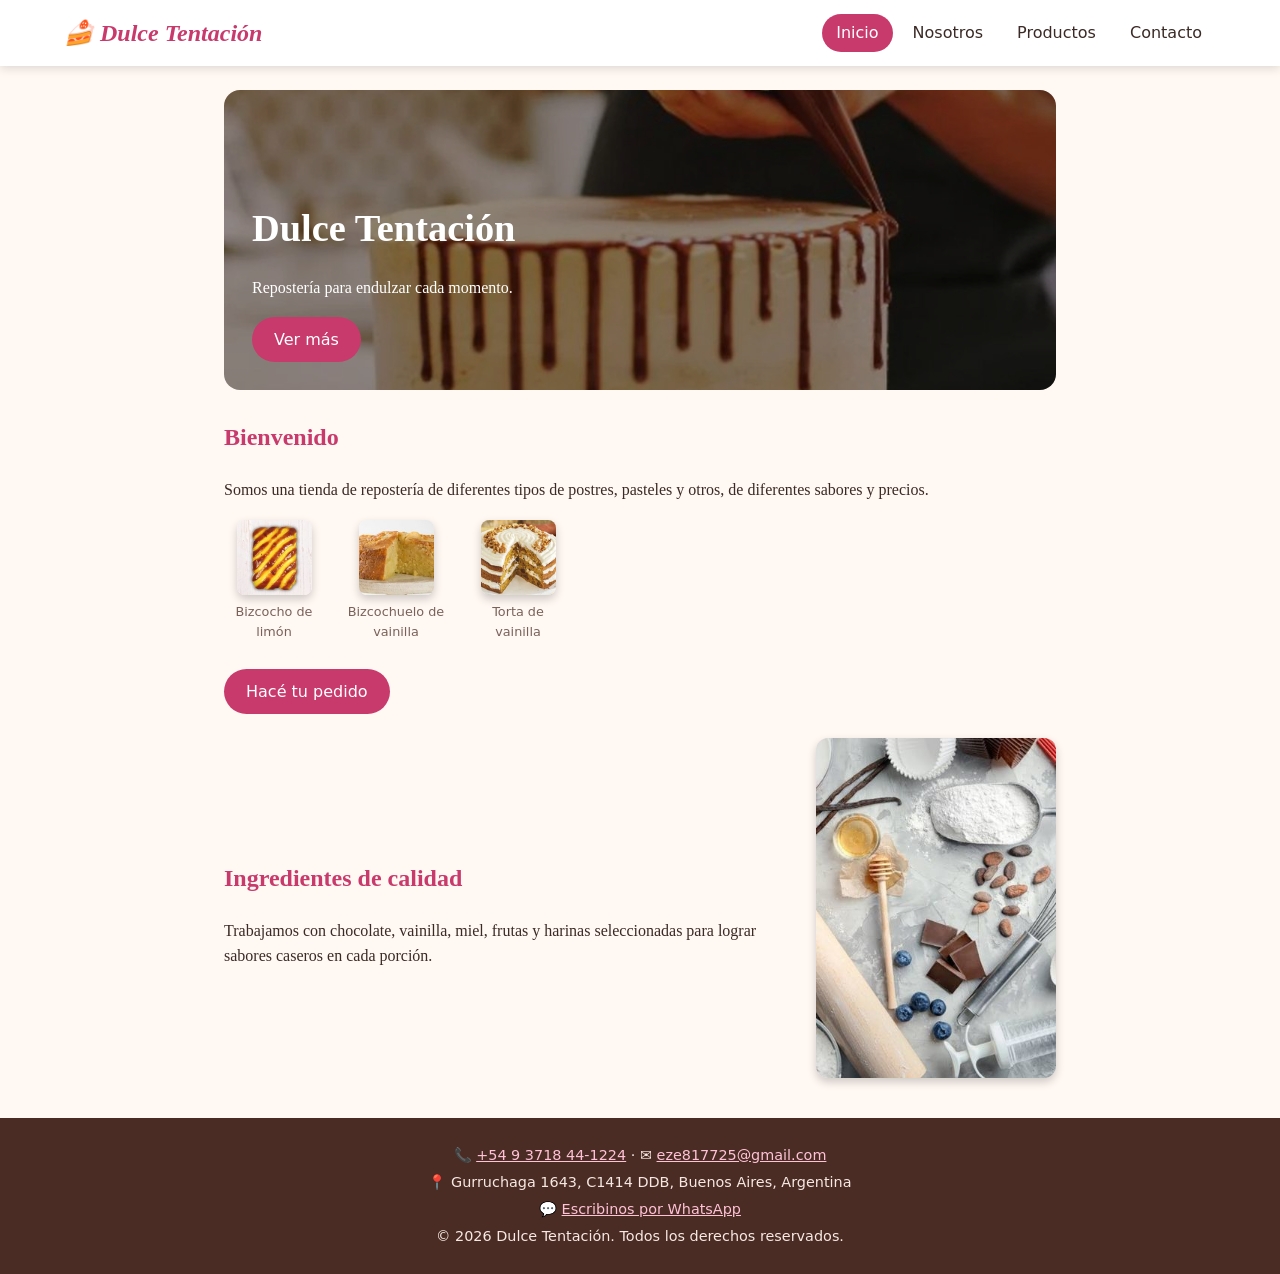
<file: index.html>
<!DOCTYPE html>
<html lang="es">
<head>
<meta charset="utf-8">
<meta name="viewport" content="width=device-width, initial-scale=1">
<title>Inicio | Dulce Tentación</title>
<meta name="description" content="Repostería artesanal: postres, tortas, pasteles y más, de diferentes sabores y precios.">
<link rel="stylesheet" href="css/styles.css">
</head>
<body>
<header class="cabecera">
<a class="logo" href="index.html">🍰 Dulce Tentación</a>
<nav aria-label="Menú principal"><a href="index.html" class="activo" aria-current="page">Inicio</a><a href="nosotros.html">Nosotros</a><a href="productos.html">Productos</a><a href="contacto.html">Contacto</a></nav>
</header>
<main>
<section class="hero">
<img src="img/hero.jpg" alt="Torta de dos pisos decorada con goteo de chocolate en una pastelería" width="900" height="600">
<div class="hero-texto">
<h1>Dulce Tentación</h1>
<p>Repostería para endulzar cada momento.</p>
<a class="btn" href="productos.html">Ver más</a>
</div>
</section>
<section>
<h2>Bienvenido</h2>
<p>Somos una tienda de repostería de diferentes tipos de postres, pasteles y otros, de diferentes sabores y precios.</p>
<div class="galeria">
<figure><img src="img/bizcocho-limon.jpg" alt="Bizcocho de limón artesanal de color dorado" width="75" height="75" loading="lazy"><figcaption>Bizcocho de limón</figcaption></figure>
<figure><img src="img/bizcochuelo-vainilla.jpg" alt="Bizcochuelo de vainilla cortado, esponjoso y húmedo" width="75" height="75" loading="lazy"><figcaption>Bizcochuelo de vainilla</figcaption></figure>
<figure><img src="img/torta-vainilla.jpg" alt="Torta de vainilla con crema y nueces por encima" width="75" height="75" loading="lazy"><figcaption>Torta de vainilla</figcaption></figure>
</div>
<p><a class="btn" href="contacto.html">Hacé tu pedido</a></p>
</section>
<section>
<div class="dos-col">
<div>
<h2>Ingredientes de calidad</h2>
<p>Trabajamos con chocolate, vainilla, miel, frutas y harinas seleccionadas para lograr sabores caseros en cada porción.</p>
</div>
<img class="deco" src="img/ingredientes-chocolate.jpg" alt="Ingredientes de repostería: chocolate, cacao, vainilla, miel, arándanos y harina" width="320" height="453" loading="lazy">
</div>
</section>
</main>
<footer class="pie">
<p>📞 <a href="tel:+5493718441224">+54 9 3718 44-1224</a> · ✉️ <a href="mailto:eze817725@gmail.com">eze817725@gmail.com</a></p>
<p>📍 Gurruchaga 1643, C1414 DDB, Buenos Aires, Argentina</p>
<p>💬 <a href="https://wa.me/5493718441224" target="_blank" rel="noopener">Escribinos por WhatsApp</a></p>
<p>© 2026 Dulce Tentación. Todos los derechos reservados.</p>
</footer>
</body>
</html>
</file>
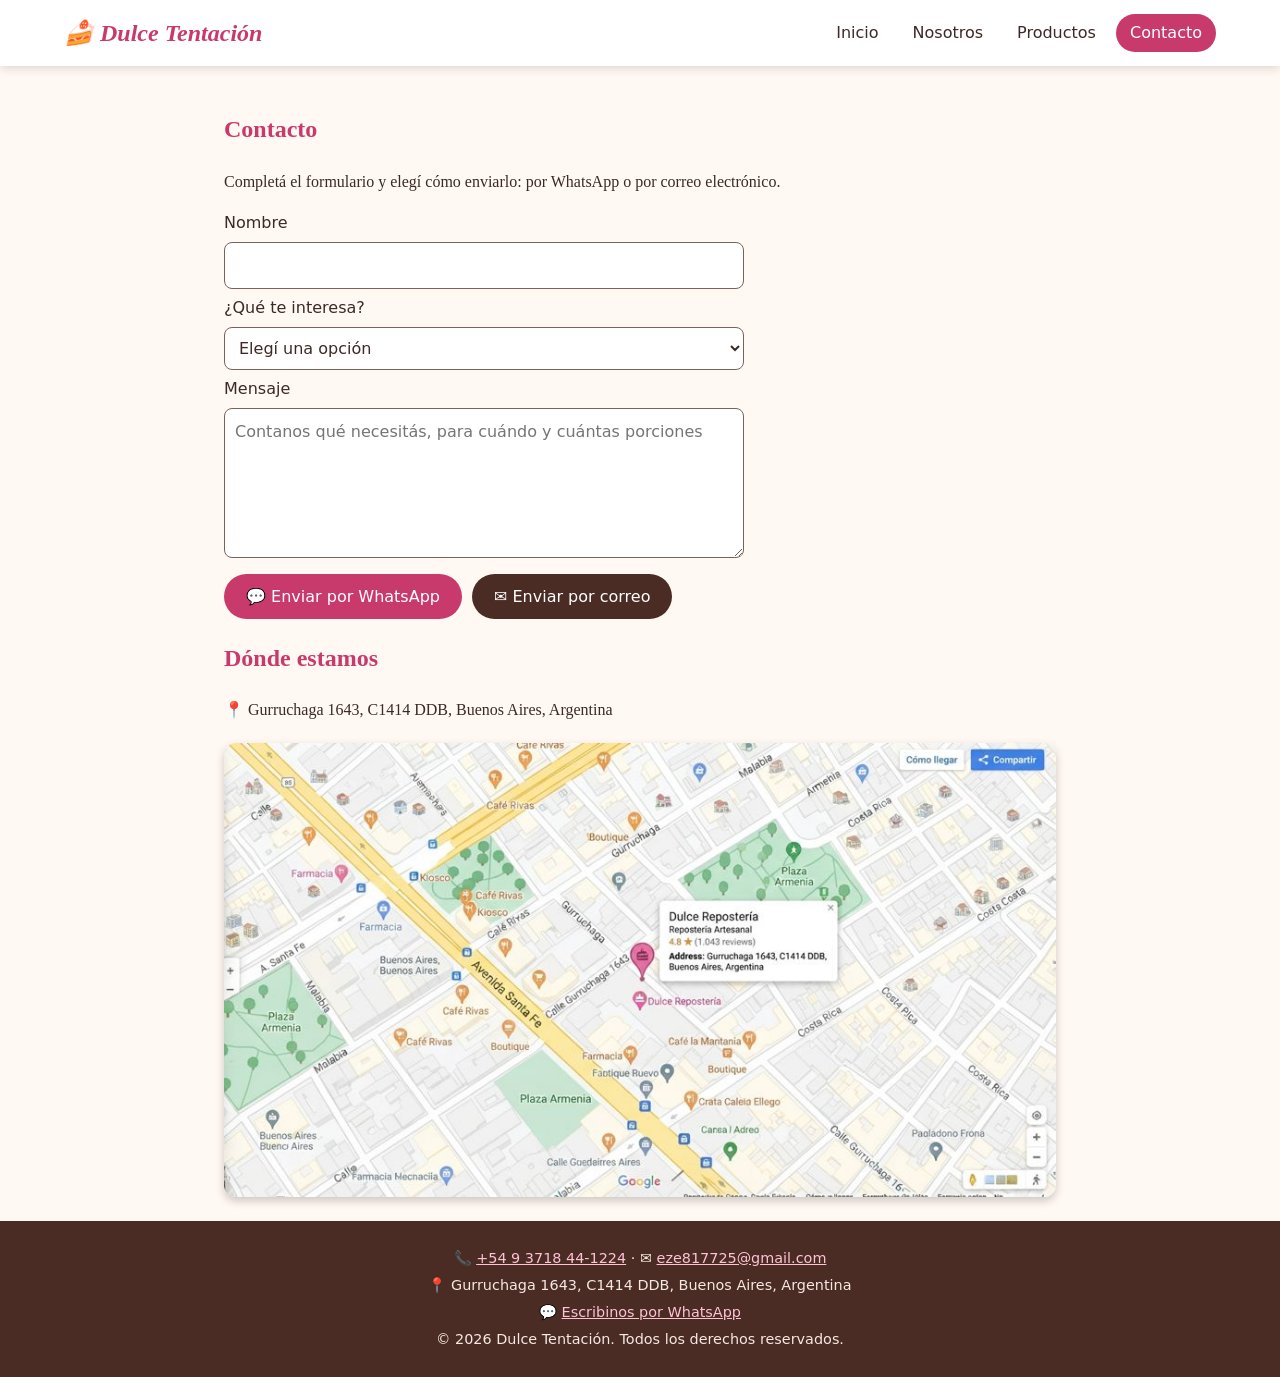
<file: contacto.html>
<!DOCTYPE html>
<html lang="es">
<head>
<meta charset="utf-8">
<meta name="viewport" content="width=device-width, initial-scale=1">
<title>Contacto | Dulce Tentación</title>
<meta name="description" content="Hacé tu pedido o consulta por WhatsApp o correo electrónico.">
<link rel="stylesheet" href="css/styles.css">
</head>
<body>
<header class="cabecera">
<a class="logo" href="index.html">🍰 Dulce Tentación</a>
<nav aria-label="Menú principal"><a href="index.html">Inicio</a><a href="nosotros.html">Nosotros</a><a href="productos.html">Productos</a><a href="contacto.html" class="activo" aria-current="page">Contacto</a></nav>
</header>
<main>
<section>
<h2>Contacto</h2>
<p>Completá el formulario y elegí cómo enviarlo: por WhatsApp o por correo electrónico.</p>
<form id="form-contacto" class="formulario">
<label for="nombre">Nombre</label>
<input id="nombre" name="nombre" type="text" required autocomplete="name">
<label for="producto">¿Qué te interesa?</label>
<select id="producto" name="producto" required>
<option value="">Elegí una opción</option>
<option>Torta de cumpleaños</option>
<option>Postres pequeños para fiestas</option>
<option>Bandeja de postres variados</option>
<option>Magdalenas</option>
<option>Bizcochos y tortas</option>
<option>Otro</option>
</select>
<label for="mensaje">Mensaje</label>
<textarea id="mensaje" name="mensaje" rows="5" required placeholder="Contanos qué necesitás, para cuándo y cuántas porciones"></textarea>
<div class="botones">
<button type="button" class="btn" data-canal="whatsapp">💬 Enviar por WhatsApp</button>
<button type="button" class="btn btn-sec" data-canal="correo">✉️ Enviar por correo</button>
</div>
</form>
</section>
<section>
<h2>Dónde estamos</h2>
<p>📍 Gurruchaga 1643, C1414 DDB, Buenos Aires, Argentina</p>
<img class="banner" src="img/mapa.jpg" alt="Mapa con la ubicación de la tienda en Gurruchaga 1643, Buenos Aires" width="900" height="491" loading="lazy">
</section>
</main>
<footer class="pie">
<p>📞 <a href="tel:+5493718441224">+54 9 3718 44-1224</a> · ✉️ <a href="mailto:eze817725@gmail.com">eze817725@gmail.com</a></p>
<p>📍 Gurruchaga 1643, C1414 DDB, Buenos Aires, Argentina</p>
<p>💬 <a href="https://wa.me/5493718441224" target="_blank" rel="noopener">Escribinos por WhatsApp</a></p>
<p>© 2026 Dulce Tentación. Todos los derechos reservados.</p>
</footer>
<script src="js/contacto.js"></script>
</body>
</html>
</file>
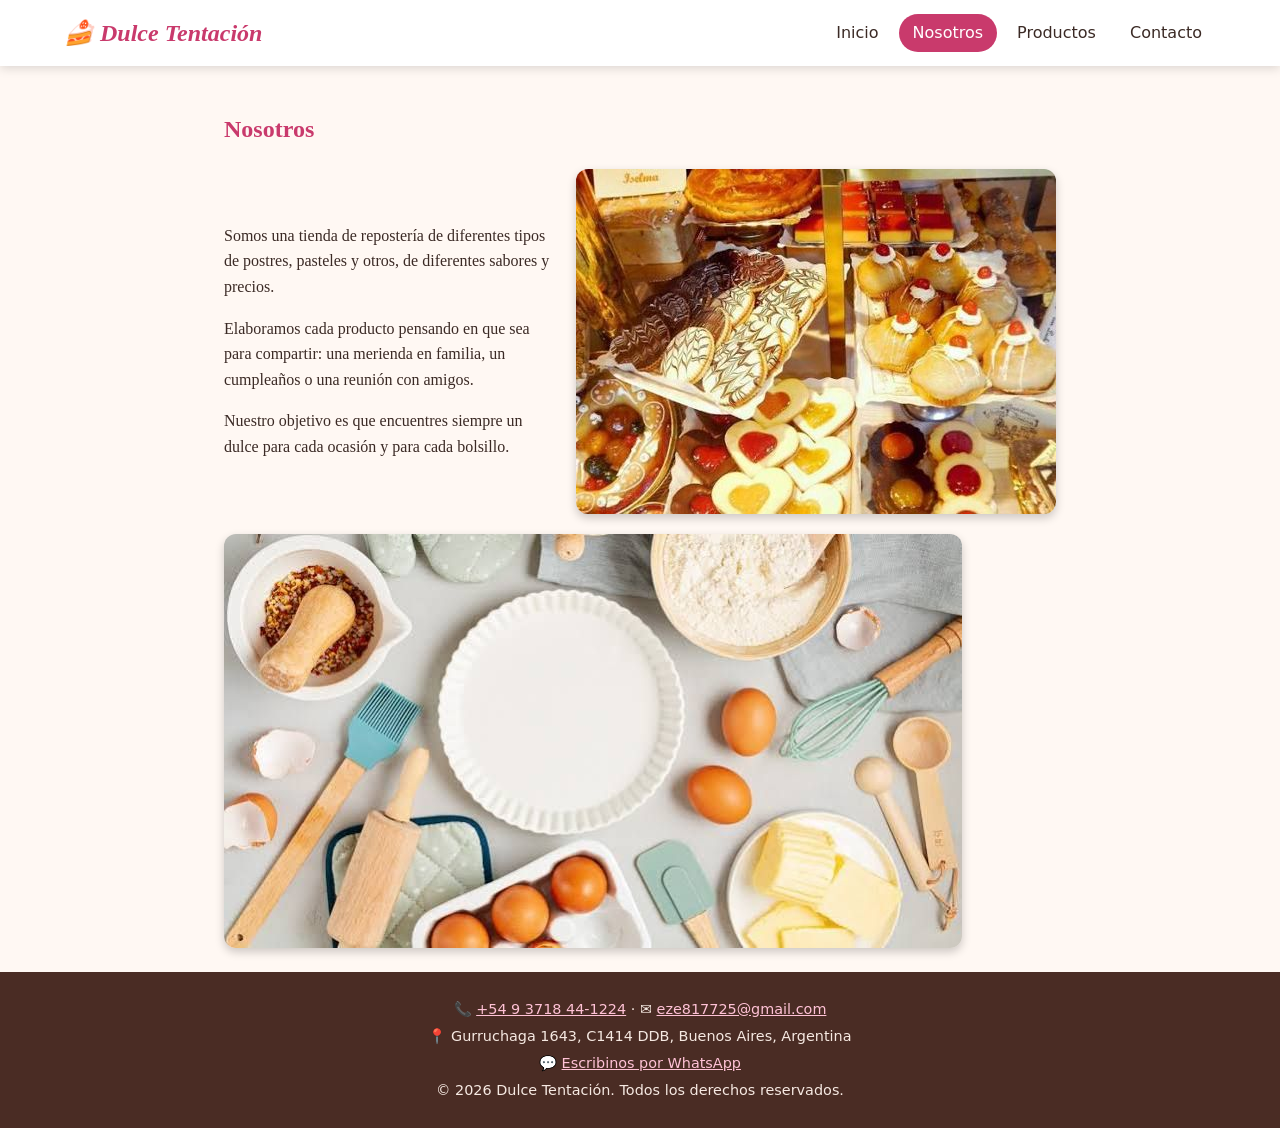
<file: nosotros.html>
<!DOCTYPE html>
<html lang="es">
<head>
<meta charset="utf-8">
<meta name="viewport" content="width=device-width, initial-scale=1">
<title>Nosotros | Dulce Tentación</title>
<meta name="description" content="Conocé Dulce Tentación, tienda de repostería con postres para todos los gustos.">
<link rel="stylesheet" href="css/styles.css">
</head>
<body>
<header class="cabecera">
<a class="logo" href="index.html">🍰 Dulce Tentación</a>
<nav aria-label="Menú principal"><a href="index.html">Inicio</a><a href="nosotros.html" class="activo" aria-current="page">Nosotros</a><a href="productos.html">Productos</a><a href="contacto.html">Contacto</a></nav>
</header>
<main>
<section>
<h2>Nosotros</h2>
<div class="dos-col">
<div>
<p>Somos una tienda de repostería de diferentes tipos de postres, pasteles y otros, de diferentes sabores y precios.</p>
<p>Elaboramos cada producto pensando en que sea para compartir: una merienda en familia, un cumpleaños o una reunión con amigos.</p>
<p>Nuestro objetivo es que encuentres siempre un dulce para cada ocasión y para cada bolsillo.</p>
</div>
<img class="foto-grande" src="img/vitrina.jpg" alt="Vitrina de pastelería con galletitas, tartaletas y pastelitos variados" width="480" height="350" loading="lazy">
</div>
<img class="banner" src="img/ingredientes-mesa.jpg" alt="Mesa de cocina con huevos, manteca, harina, rodillo y utensilios de repostería" width="738" height="414" loading="lazy">
</section>
</main>
<footer class="pie">
<p>📞 <a href="tel:+5493718441224">+54 9 3718 44-1224</a> · ✉️ <a href="mailto:eze817725@gmail.com">eze817725@gmail.com</a></p>
<p>📍 Gurruchaga 1643, C1414 DDB, Buenos Aires, Argentina</p>
<p>💬 <a href="https://wa.me/5493718441224" target="_blank" rel="noopener">Escribinos por WhatsApp</a></p>
<p>© 2026 Dulce Tentación. Todos los derechos reservados.</p>
</footer>
</body>
</html>
</file>
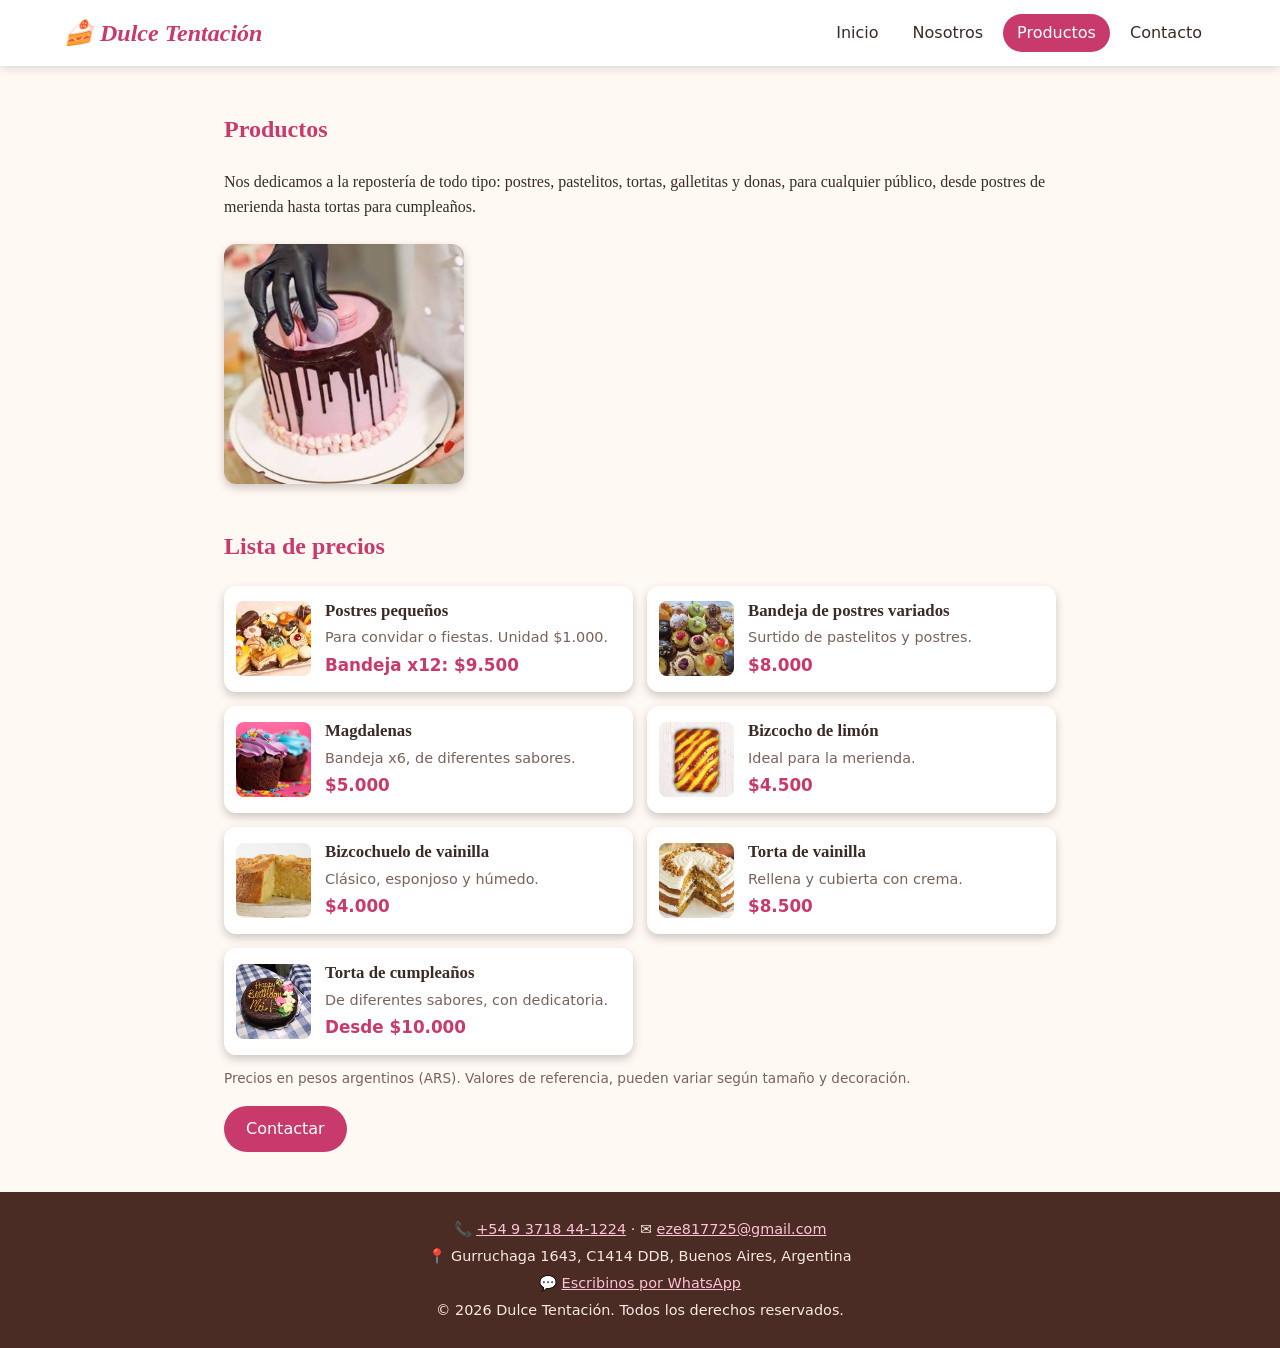
<file: productos.html>
<!DOCTYPE html>
<html lang="es">
<head>
<meta charset="utf-8">
<meta name="viewport" content="width=device-width, initial-scale=1">
<title>Productos | Dulce Tentación</title>
<meta name="description" content="Postres, pastelitos, tortas, galletitas y donas para meriendas y cumpleaños.">
<link rel="stylesheet" href="css/styles.css">
</head>
<body>
<header class="cabecera">
<a class="logo" href="index.html">🍰 Dulce Tentación</a>
<nav aria-label="Menú principal"><a href="index.html">Inicio</a><a href="nosotros.html">Nosotros</a><a href="productos.html" class="activo" aria-current="page">Productos</a><a href="contacto.html">Contacto</a></nav>
</header>
<main>
<section>
<h2>Productos</h2>
<p>Nos dedicamos a la repostería de todo tipo: postres, pastelitos, tortas, galletitas y donas, para cualquier público, desde postres de merienda hasta tortas para cumpleaños.</p>
<img class="deco" src="img/torta-rosa-macarons.jpg" alt="Torta rosa con goteo de chocolate decorada con macarons" width="320" height="320" loading="lazy">
<h2>Lista de precios</h2>
<div class="lista">
<article class="producto"><img src="img/postres-pequenos.jpg" alt="Colección de postres pequeños variados en una bandeja" width="75" height="75" loading="lazy"><div><h3>Postres pequeños</h3><p>Para convidar o fiestas. Unidad $1.000.</p><p class="precio">Bandeja x12: $9.500</p></div></article>
<article class="producto"><img src="img/bandeja-postres.jpg" alt="Bandeja con diferentes tipos de postres y pastelitos" width="75" height="75" loading="lazy"><div><h3>Bandeja de postres variados</h3><p>Surtido de pastelitos y postres.</p><p class="precio">$8.000</p></div></article>
<article class="producto"><img src="img/magdalenas.jpg" alt="Magdalenas de chocolate con crema de colores y confites" width="75" height="75" loading="lazy"><div><h3>Magdalenas</h3><p>Bandeja x6, de diferentes sabores.</p><p class="precio">$5.000</p></div></article>
<article class="producto"><img src="img/bizcocho-limon.jpg" alt="Bizcocho de limón artesanal de color dorado" width="75" height="75" loading="lazy"><div><h3>Bizcocho de limón</h3><p>Ideal para la merienda.</p><p class="precio">$4.500</p></div></article>
<article class="producto"><img src="img/bizcochuelo-vainilla.jpg" alt="Bizcochuelo de vainilla cortado, esponjoso y húmedo" width="75" height="75" loading="lazy"><div><h3>Bizcochuelo de vainilla</h3><p>Clásico, esponjoso y húmedo.</p><p class="precio">$4.000</p></div></article>
<article class="producto"><img src="img/torta-vainilla.jpg" alt="Torta de vainilla con crema y nueces por encima" width="75" height="75" loading="lazy"><div><h3>Torta de vainilla</h3><p>Rellena y cubierta con crema.</p><p class="precio">$8.500</p></div></article>
<article class="producto"><img src="img/torta-cumpleanos.jpg" alt="Torta de cumpleaños de chocolate con mensaje escrito" width="75" height="75" loading="lazy"><div><h3>Torta de cumpleaños</h3><p>De diferentes sabores, con dedicatoria.</p><p class="precio">Desde $10.000</p></div></article>
</div>
<p class="nota">Precios en pesos argentinos (ARS). Valores de referencia, pueden variar según tamaño y decoración.</p>
<p><a class="btn" href="contacto.html">Contactar</a></p>
</section>
</main>
<footer class="pie">
<p>📞 <a href="tel:+5493718441224">+54 9 3718 44-1224</a> · ✉️ <a href="mailto:eze817725@gmail.com">eze817725@gmail.com</a></p>
<p>📍 Gurruchaga 1643, C1414 DDB, Buenos Aires, Argentina</p>
<p>💬 <a href="https://wa.me/5493718441224" target="_blank" rel="noopener">Escribinos por WhatsApp</a></p>
<p>© 2026 Dulce Tentación. Todos los derechos reservados.</p>
</footer>
</body>
</html>
</file>
<file: css/styles.css>
/* Dulce Tentación - hoja de estilos única del sitio */
:root{--bg:#fff8f3;--card:#fff;--tx:#3b2a25;--mute:#7a625a;--ac:#c93a6c;--ch:#4a2c24;--sombra:0 4px 10px rgba(0,0,0,.2)}
@media(prefers-color-scheme:dark){:root{--bg:#231815;--card:#33231e;--tx:#f6e9e2;--mute:#c9aea3;--ac:#e0568a;--ch:#1a110e}}
*{box-sizing:border-box}
body{margin:0;background:var(--bg);color:var(--tx);font-family:Georgia,"Times New Roman",serif;line-height:1.6}
a{color:var(--ac)}
.cabecera{display:flex;flex-wrap:wrap;gap:12px;align-items:center;justify-content:space-between;padding:14px 5%;background:var(--card);box-shadow:0 2px 10px rgba(0,0,0,.15);position:sticky;top:0;z-index:5}
.logo{font-size:1.5rem;font-weight:bold;font-style:italic;text-decoration:none;color:var(--ac)}
nav{display:flex;flex-wrap:wrap;gap:6px}
nav a{color:var(--tx);text-decoration:none;padding:6px 14px;border-radius:20px;font-family:system-ui,Arial,sans-serif}
nav a:hover,nav a.activo{background:var(--ac);color:#fff}
main{max-width:960px;margin:0 auto;padding:24px 5%}
h1{margin:0 0 6px;font-size:2.4rem}
h2{color:var(--ac)}
.hero{position:relative;border-radius:16px;overflow:hidden;min-height:300px;display:flex;align-items:flex-end;margin-bottom:28px}
.hero img{position:absolute;inset:0;width:100%;height:100%;object-fit:cover;filter:brightness(.55)}
.hero-texto{position:relative;color:#fff;padding:28px}
.btn{display:inline-block;background:var(--ac);color:#fff;text-decoration:none;padding:10px 22px;border:0;border-radius:24px;font:inherit;font-family:system-ui,Arial,sans-serif;cursor:pointer}
.btn:hover{filter:brightness(1.12)}
.btn-sec{background:var(--ch);color:#fff}
.galeria{display:flex;flex-wrap:wrap;gap:22px;margin:18px 0 26px}
figure{margin:0;width:100px;text-align:center;font-family:system-ui,Arial,sans-serif;font-size:.8rem;color:var(--mute)}
figure img{width:75px;height:75px;max-width:100%;height:auto;aspect-ratio:1;object-fit:cover;border-radius:8px;box-shadow:var(--sombra);transition:transform .3s}
figure img:hover{transform:scale(1.2)}
.dos-col{display:flex;flex-wrap:wrap;gap:24px;align-items:center}
.dos-col>div{flex:1 1 280px}
.foto-grande{max-width:100%;height:auto;flex:1 1 280px;object-fit:cover;border-radius:12px;box-shadow:var(--sombra)}
.formulario{display:flex;flex-direction:column;gap:6px;max-width:520px;font-family:system-ui,Arial,sans-serif}
.formulario input,.formulario select,.formulario textarea{padding:10px;border:1px solid var(--mute);border-radius:8px;font:inherit;background:var(--card);color:var(--tx)}
.botones{display:flex;flex-wrap:wrap;gap:10px;margin-top:10px}
.pie{background:var(--ch);color:#f6e9e2;padding:22px 5%;text-align:center;font-family:system-ui,Arial,sans-serif;font-size:.9rem}
.pie p{margin:4px 0}.pie a{color:#ffc2d6}
.deco{max-width:100%;height:auto;width:240px;border-radius:12px;box-shadow:var(--sombra);margin:8px 0 16px}
.dos-col .deco{flex:0 1 240px}
.banner{display:block;max-width:100%;height:auto;margin-top:20px;border-radius:12px;box-shadow:var(--sombra)}
.lista{display:grid;grid-template-columns:repeat(auto-fit,minmax(280px,1fr));gap:14px}
.producto{display:flex;gap:14px;align-items:center;background:var(--card);padding:12px;border-radius:12px;box-shadow:var(--sombra)}
.producto img{width:75px;height:75px;flex:none;object-fit:cover;border-radius:8px}
.producto h3{margin:0;font-size:1.05rem}
.producto p{margin:2px 0;font-size:.9rem;color:var(--mute);font-family:system-ui,Arial,sans-serif}
.producto .precio{color:var(--ac);font-weight:bold;font-size:1.05rem}
.nota{font-size:.85rem;color:var(--mute);font-family:system-ui,Arial,sans-serif}
</file>
